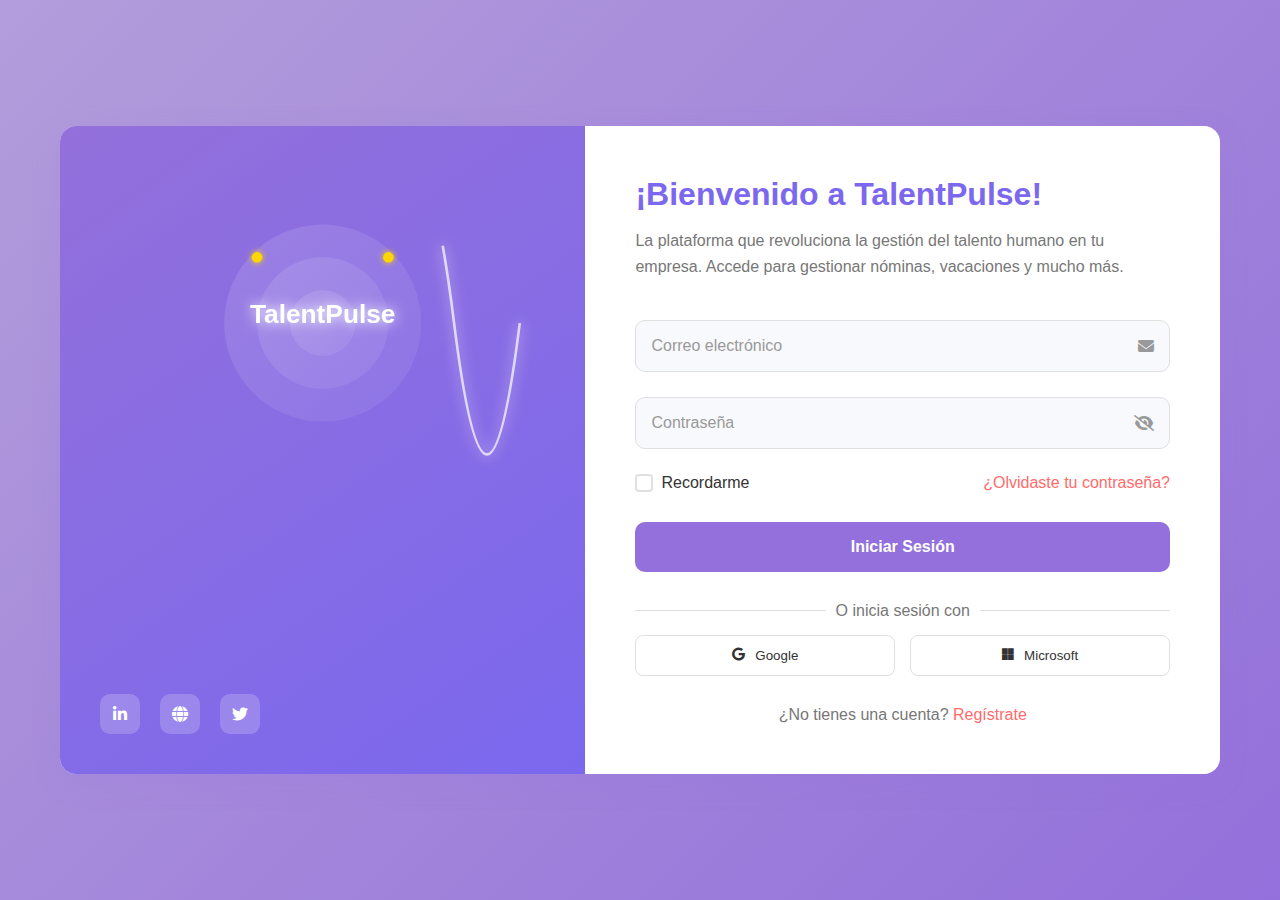
<file: index.html>
<!DOCTYPE html>
<html lang="es">
<head>
    <meta charset="UTF-8">
    <meta name="viewport" content="width=device-width, initial-scale=1.0">
    <title>TalentPulse - Gestión de Talento Humano</title>
    <link rel="stylesheet" href="https://cdnjs.cloudflare.com/ajax/libs/font-awesome/6.4.0/css/all.min.css">
    <link rel="stylesheet" href="styles.css">
</head>
<body>
    <div class="container">
        <div class="login-card">
            <!-- Sección izquierda con la marca y SVG animado -->
            <div class="brand-section">
                <div class="svg-container">
                    <svg viewBox="0 0 800 600" xmlns="http://www.w3.org/2000/svg">
                        <defs>
                            <linearGradient id="gradiente" x1="0%" y1="0%" x2="100%" y2="100%">
                                <stop offset="0%" stop-color="rgba(255, 255, 255, 0.2)" />
                                <stop offset="100%" stop-color="rgba(255, 255, 255, 0.1)" />
                            </linearGradient>
                            <filter id="glow" x="-50%" y="-50%" width="200%" height="200%">
                                <feGaussianBlur stdDeviation="10" result="blur" />
                                <feComposite in="SourceGraphic" in2="blur" operator="over" />
                            </filter>
                        </defs>
                        
                        <!-- Círculos pulsantes con efecto de brillo -->
                        <circle class="circulo" cx="400" cy="300" r="50" fill="url(#gradiente)" />
                        <circle class="circulo" cx="400" cy="300" r="100" fill="url(#gradiente)" />
                        <circle class="circulo" cx="400" cy="300" r="150" fill="url(#gradiente)" />
                        
                        <!-- Línea de pulso cardiaco -->
                        <path class="pulso" d="M 100,300 Q 150,300 200,300 T 300,200 T 400,300 T 500,200 T 600,300 T 700,300"
                              stroke="rgba(255, 255, 255, 0.7)" fill="none" stroke-width="4" filter="url(#glow)" />
                        
                        <!-- Puntos de acento con el color accent -->
                        <circle class="accent-dot" cx="300" cy="200" r="8" />
                        <circle class="accent-dot" cx="500" cy="200" r="8" />
                        
                        <!-- Logo de TalentPulse -->
                        <text x="400" y="300" text-anchor="middle" font-size="40" fill="white" font-weight="bold" filter="url(#glow)">TalentPulse</text>
                    </svg>
                </div>
                
                <!-- Iconos de redes sociales -->
                <div class="social-icons">
                    <a href="#" class="social-icon linkedin">
                        <i class="fab fa-linkedin-in"></i>
                    </a>
                    <a href="#" class="social-icon website">
                        <i class="fas fa-globe"></i>
                    </a>
                    <a href="#" class="social-icon twitter">
                        <i class="fab fa-twitter"></i>
                    </a>
                </div>
            </div>
            
            <!-- Sección derecha con el formulario de login -->
            <div class="login-section">
                <h1>¡Bienvenido a TalentPulse!</h1>
                <p class="description">La plataforma que revoluciona la gestión del talento humano en tu empresa. Accede para gestionar nóminas, vacaciones y mucho más.</p>
                
                <!-- Formulario de inicio de sesión -->
                <form id="login-form">
                    <!-- Campo de correo electrónico -->
                    <div class="input-group">
                        <input type="email" id="email" required>
                        <label for="email">Correo electrónico</label>
                        <i class="input-icon fas fa-envelope"></i>
                    </div>
                    
                    <!-- Campo de contraseña con botón para mostrar/ocultar -->
                    <div class="input-group">
                        <input type="password" id="password" required>
                        <label for="password">Contraseña</label>
                        <i class="toggle-password fas fa-eye-slash"></i>
                    </div>
                    
                    <!-- Opciones adicionales (recordar usuario y recuperar contraseña) -->
                    <div class="options-row">
                        <div class="remember-me">
                            <input type="checkbox" id="remember">
                            <label for="remember">Recordarme</label>
                        </div>
                        <a href="#" class="forgot-link">¿Olvidaste tu contraseña?</a>
                    </div>
                    
                    <!-- Botón de inicio de sesión con animación de carga -->
                    <button type="submit" class="login-btn">
                        <span>Iniciar Sesión</span>
                        <div class="btn-loader"></div>
                    </button>
                </form>
                
                <!-- Opciones alternativas de inicio de sesión -->
                <div class="alt-login">
                    <p>O inicia sesión con</p>
                    <div class="alt-login-options">
                        <button class="google-btn">
                            <i class="fab fa-google"></i>
                            <span>Google</span>
                        </button>
                        <button class="microsoft-btn">
                            <i class="fab fa-microsoft"></i>
                            <span>Microsoft</span>
                        </button>
                    </div>
                </div>
                
                <!-- Opción para registrarse -->
                <p class="signup-option">¿No tienes una cuenta? <a href="#">Regístrate</a></p>
            </div>
        </div>
    </div>
    
    <script src="script.js"></script>
</body>
</html>
</file>
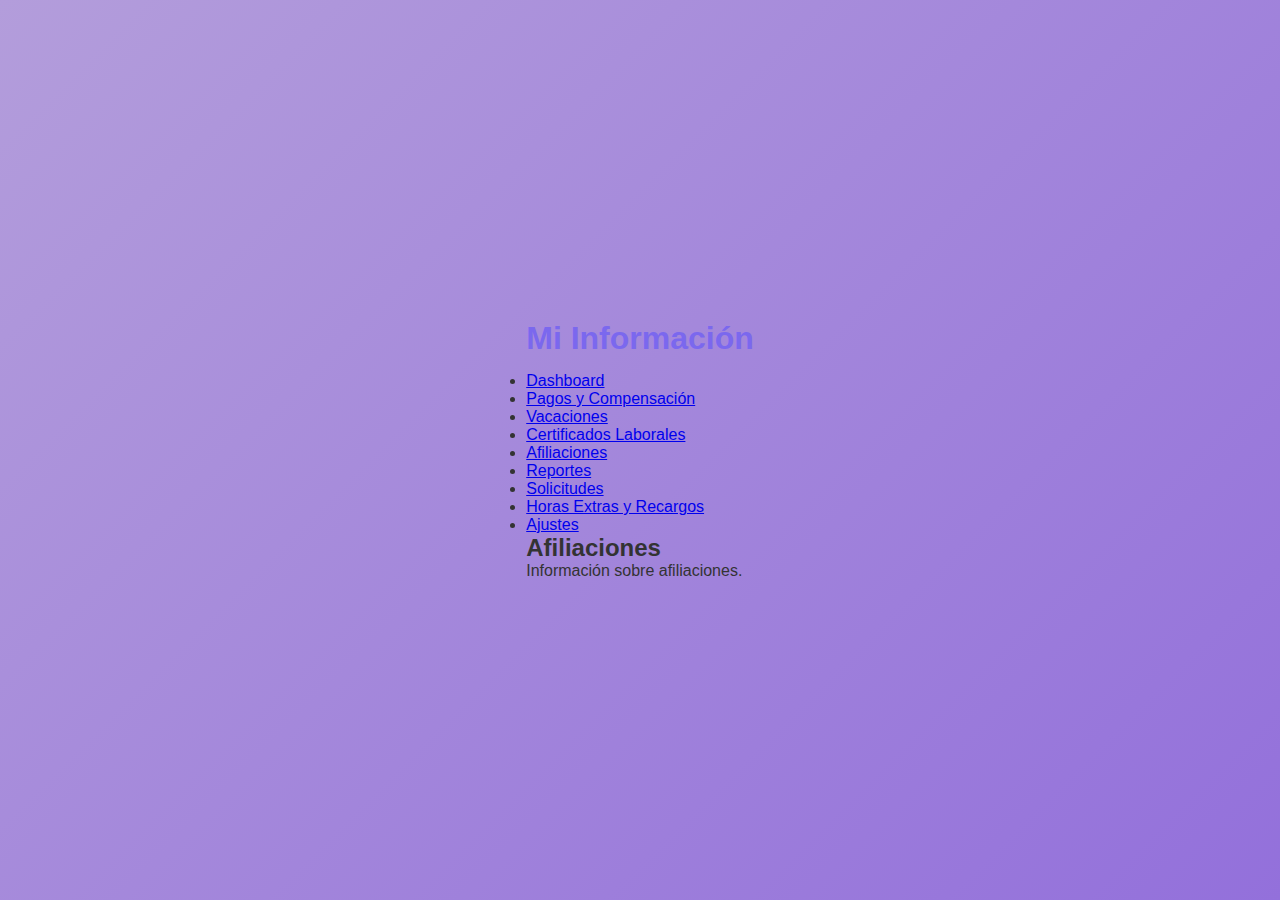
<file: afiliaciones.html>
<!DOCTYPE html>
<html lang="es">
<head>
    <meta charset="UTF-8">
    <meta name="viewport" content="width=device-width, initial-scale=1.0">
    <title>Afiliaciones</title>
    <link rel="stylesheet" href="styles.css">
</head>
<body>
    <div class="dashboard">
        <div class="sidebar">
            <h1>Mi Información</h1>
            <ul>
                <li><a href="index.html">Dashboard</a></li>
                <li><a href="pagos.html">Pagos y Compensación</a></li>
                <li><a href="vacaciones.html">Vacaciones</a></li>
                <li><a href="certificados.html">Certificados Laborales</a></li>
                <li><a href="afiliaciones.html">Afiliaciones</a></li>
                <li><a href="reportes.html">Reportes</a></li>
                <li><a href="solicitudes.html">Solicitudes</a></li>
                <li><a href="horas-extras.html">Horas Extras y Recargos</a></li>
                <li><a href="ajustes.html">Ajustes</a></li>
            </ul>
        </div>
        <div class="main-content">
            <h2>Afiliaciones</h2>
            <p>Información sobre afiliaciones.</p>
        </div>
    </div>
    <script src="script.js"></script>
</body>
</html>
</file>
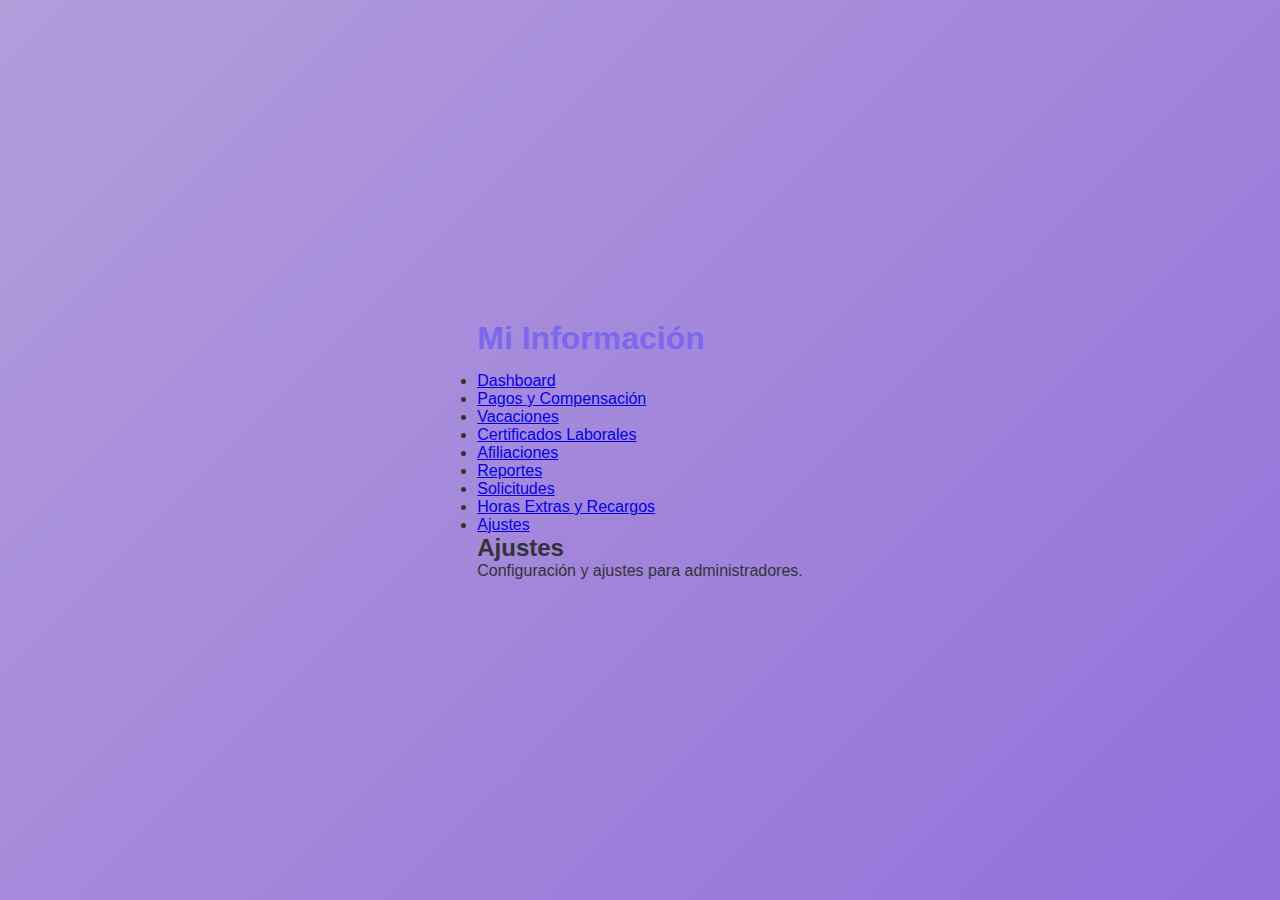
<file: ajustes.html>
<!DOCTYPE html>
<html lang="es">
<head>
    <meta charset="UTF-8">
    <meta name="viewport" content="width=device-width, initial-scale=1.0">
    <title>Ajustes</title>
    <link rel="stylesheet" href="styles.css">
</head>
<body>
    <div class="dashboard">
        <div class="sidebar">
            <h1>Mi Información</h1>
            <ul>
                <li><a href="index.html">Dashboard</a></li>
                <li><a href="pagos.html">Pagos y Compensación</a></li>
                <li><a href="vacaciones.html">Vacaciones</a></li>
                <li><a href="certificados.html">Certificados Laborales</a></li>
                <li><a href="afiliaciones.html">Afiliaciones</a></li>
                <li><a href="reportes.html">Reportes</a></li>
                <li><a href="solicitudes.html">Solicitudes</a></li>
                <li><a href="horas-extras.html">Horas Extras y Recargos</a></li>
                <li><a href="ajustes.html">Ajustes</a></li>
            </ul>
        </div>
        <div class="main-content">
            <h2>Ajustes</h2>
            <p>Configuración y ajustes para administradores.</p>
        </div>
    </div>
    <script src="script.js"></script>
</body>
</html>
</file>
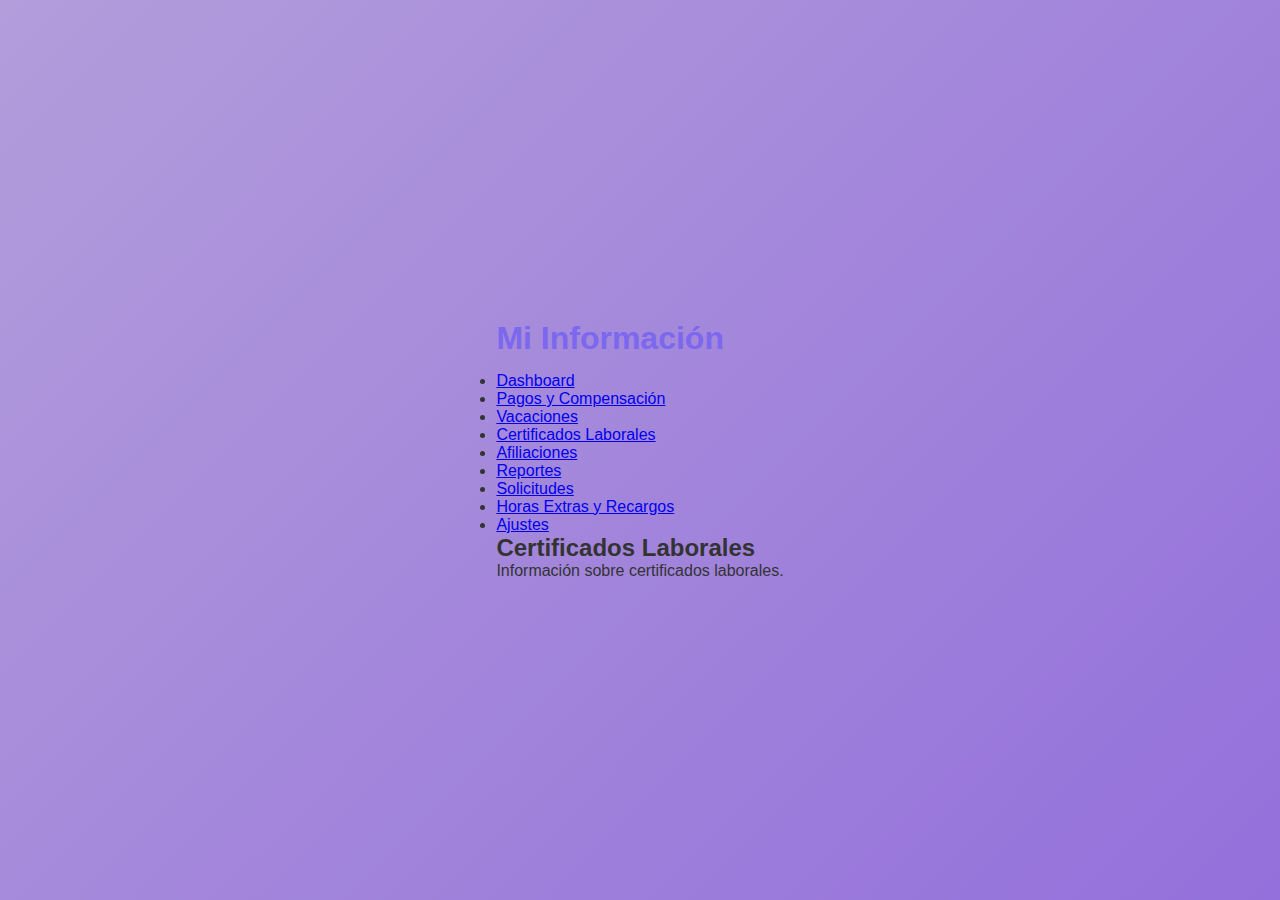
<file: certifacados laborales.html>
<!DOCTYPE html>
<html lang="es">
<head>
    <meta charset="UTF-8">
    <meta name="viewport" content="width=device-width, initial-scale=1.0">
    <title>Certificados Laborales</title>
    <link rel="stylesheet" href="styles.css">
</head>
<body>
    <div class="dashboard">
        <div class="sidebar">
            <h1>Mi Información</h1>
            <ul>
                <li><a href="index.html">Dashboard</a></li>
                <li><a href="pagos.html">Pagos y Compensación</a></li>
                <li><a href="vacaciones.html">Vacaciones</a></li>
                <li><a href="certificados.html">Certificados Laborales</a></li>
                <li><a href="afiliaciones.html">Afiliaciones</a></li>
                <li><a href="reportes.html">Reportes</a></li>
                <li><a href="solicitudes.html">Solicitudes</a></li>
                <li><a href="horas-extras.html">Horas Extras y Recargos</a></li>
                <li><a href="ajustes.html">Ajustes</a></li>
            </ul>
        </div>
        <div class="main-content">
            <h2>Certificados Laborales</h2>
            <p>Información sobre certificados laborales.</p>
        </div>
    </div>
    <script src="script.js"></script>
</body>
</html>
</file>
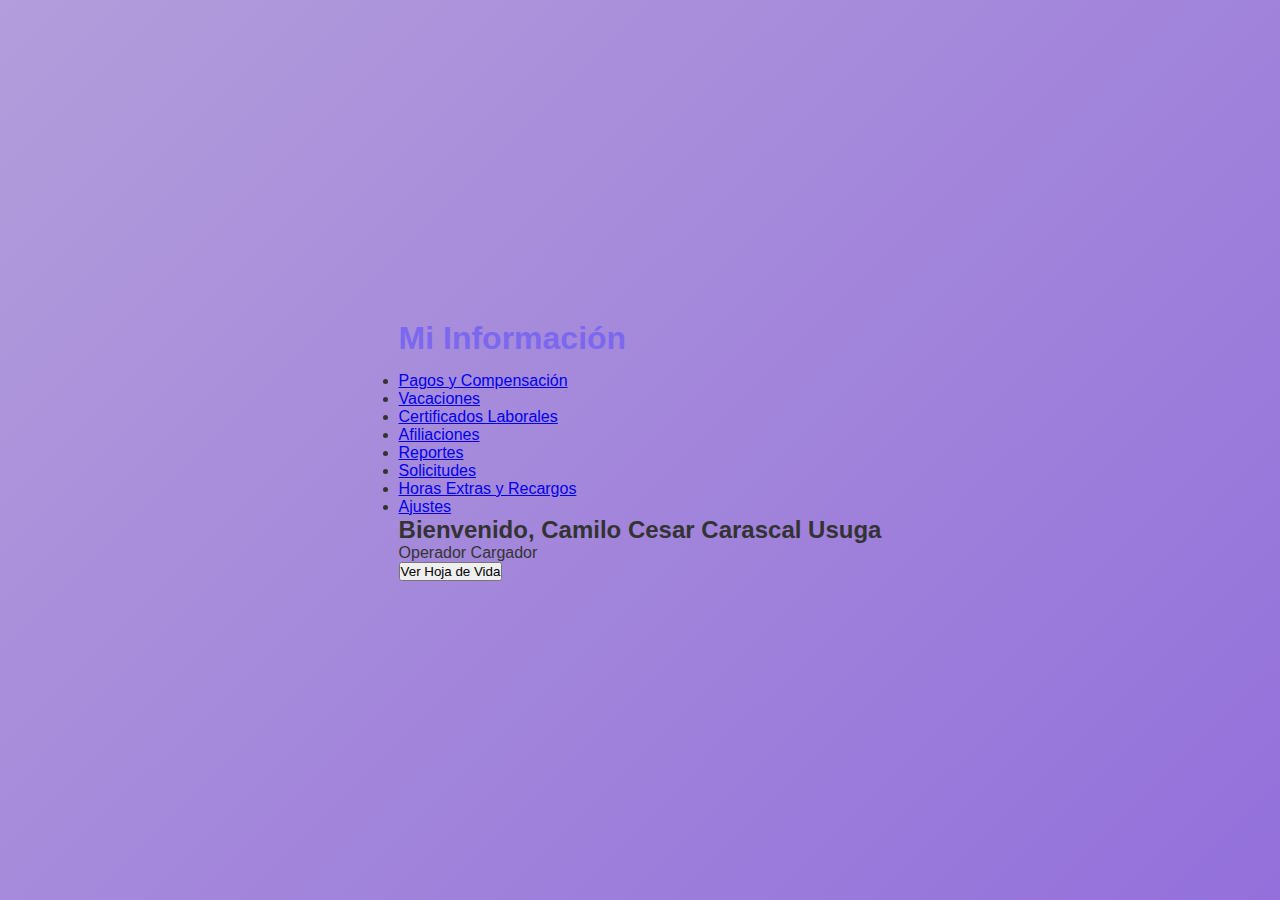
<file: dasboard.html>
<!DOCTYPE html>
<html lang="es">
<head>
    <meta charset="UTF-8">
    <meta name="viewport" content="width=device-width, initial-scale=1.0">
    <title>Dashboard</title>
    <link rel="stylesheet" href="styles.css">
</head>
<body>
    <div class="dashboard">
        <div class="sidebar">
            <h1>Mi Información</h1>
            <ul>
                <li><a href="pagos.html">Pagos y Compensación</a></li>
                <li><a href="vacaciones.html">Vacaciones</a></li>
                <li><a href="certificados.html">Certificados Laborales</a></li>
                <li><a href="afiliaciones.html">Afiliaciones</a></li>
                <li><a href="reportes.html">Reportes</a></li>
                <li><a href="solicitudes.html">Solicitudes</a></li>
                <li><a href="horas-extras.html">Horas Extras y Recargos</a></li>
                <li><a href="ajustes.html">Ajustes</a></li>
            </ul>
        </div>
        <div class="main-content">
            <h2>Bienvenido, Camilo Cesar Carascal Usuga</h2>
            <p>Operador Cargador</p>
            <button onclick="location.href='hoja-vida.html'">Ver Hoja de Vida</button>
        </div>
    </div>
    <script src="script.js"></script>
</body>
</html>
</file>
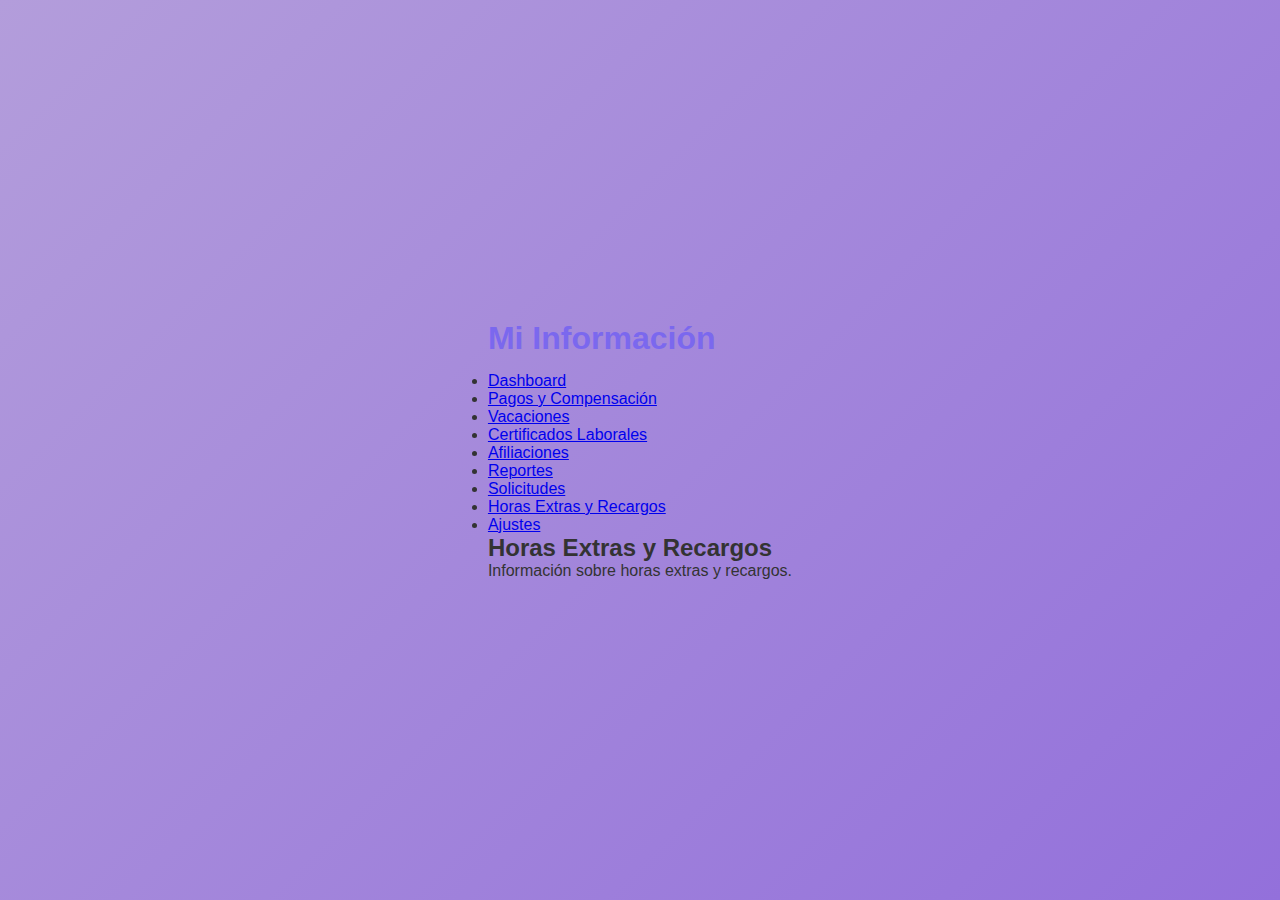
<file: horas extras y recargos.html>
<!DOCTYPE html>
<html lang="es">
<head>
    <meta charset="UTF-8">
    <meta name="viewport" content="width=device-width, initial-scale=1.0">
    <title>Horas Extras y Recargos</title>
    <link rel="stylesheet" href="styles.css">
</head>
<body>
    <div class="dashboard">
        <div class="sidebar">
            <h1>Mi Información</h1>
            <ul>
                <li><a href="index.html">Dashboard</a></li>
                <li><a href="pagos.html">Pagos y Compensación</a></li>
                <li><a href="vacaciones.html">Vacaciones</a></li>
                <li><a href="certificados.html">Certificados Laborales</a></li>
                <li><a href="afiliaciones.html">Afiliaciones</a></li>
                <li><a href="reportes.html">Reportes</a></li>
                <li><a href="solicitudes.html">Solicitudes</a></li>
                <li><a href="horas-extras.html">Horas Extras y Recargos</a></li>
                <li><a href="ajustes.html">Ajustes</a></li>
            </ul>
        </div>
        <div class="main-content">
            <h2>Horas Extras y Recargos</h2>
            <p>Información sobre horas extras y recargos.</p>
        </div>
    </div>
    <script src="script.js"></script>
</body>
</html>
</file>
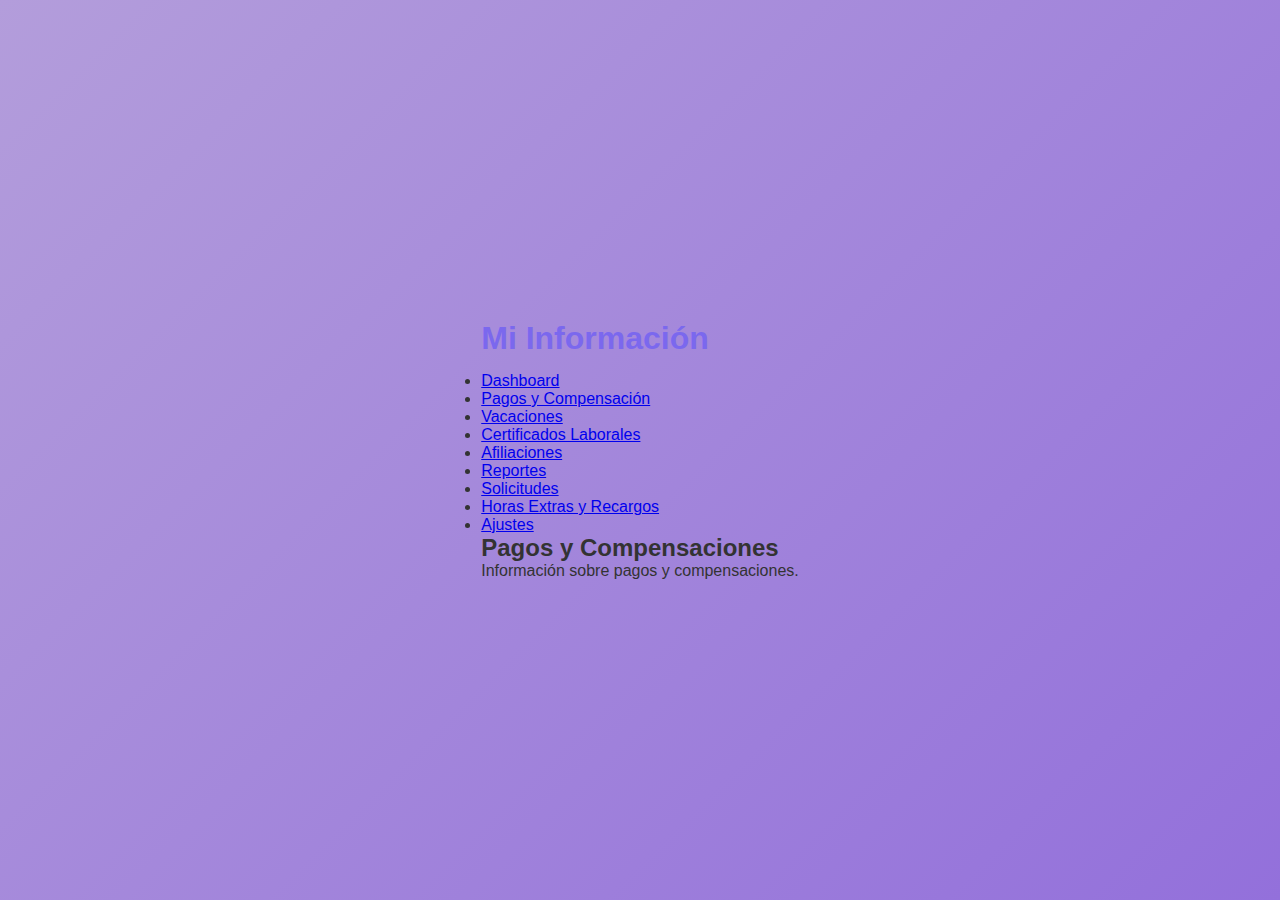
<file: pagos y compensaciones.html>
<!DOCTYPE html>
<html lang="es">
<head>
    <meta charset="UTF-8">
    <meta name="viewport" content="width=device-width, initial-scale=1.0">
    <title>Pagos y Compensaciones</title>
    <link rel="stylesheet" href="styles.css">
</head>
<body>
    <div class="dashboard">
        <div class="sidebar">
            <h1>Mi Información</h1>
            <ul>
                <li><a href="index.html">Dashboard</a></li>
                <li><a href="pagos.html">Pagos y Compensación</a></li>
                <li><a href="vacaciones.html">Vacaciones</a></li>
                <li><a href="certificados.html">Certificados Laborales</a></li>
                <li><a href="afiliaciones.html">Afiliaciones</a></li>
                <li><a href="reportes.html">Reportes</a></li>
                <li><a href="solicitudes.html">Solicitudes</a></li>
                <li><a href="horas-extras.html">Horas Extras y Recargos</a></li>
                <li><a href="ajustes.html">Ajustes</a></li>
            </ul>
        </div>
        <div class="main-content">
            <h2>Pagos y Compensaciones</h2>
            <p>Información sobre pagos y compensaciones.</p>
        </div>
    </div>
    <script src="script.js"></script>
</body>
</html>
</file>
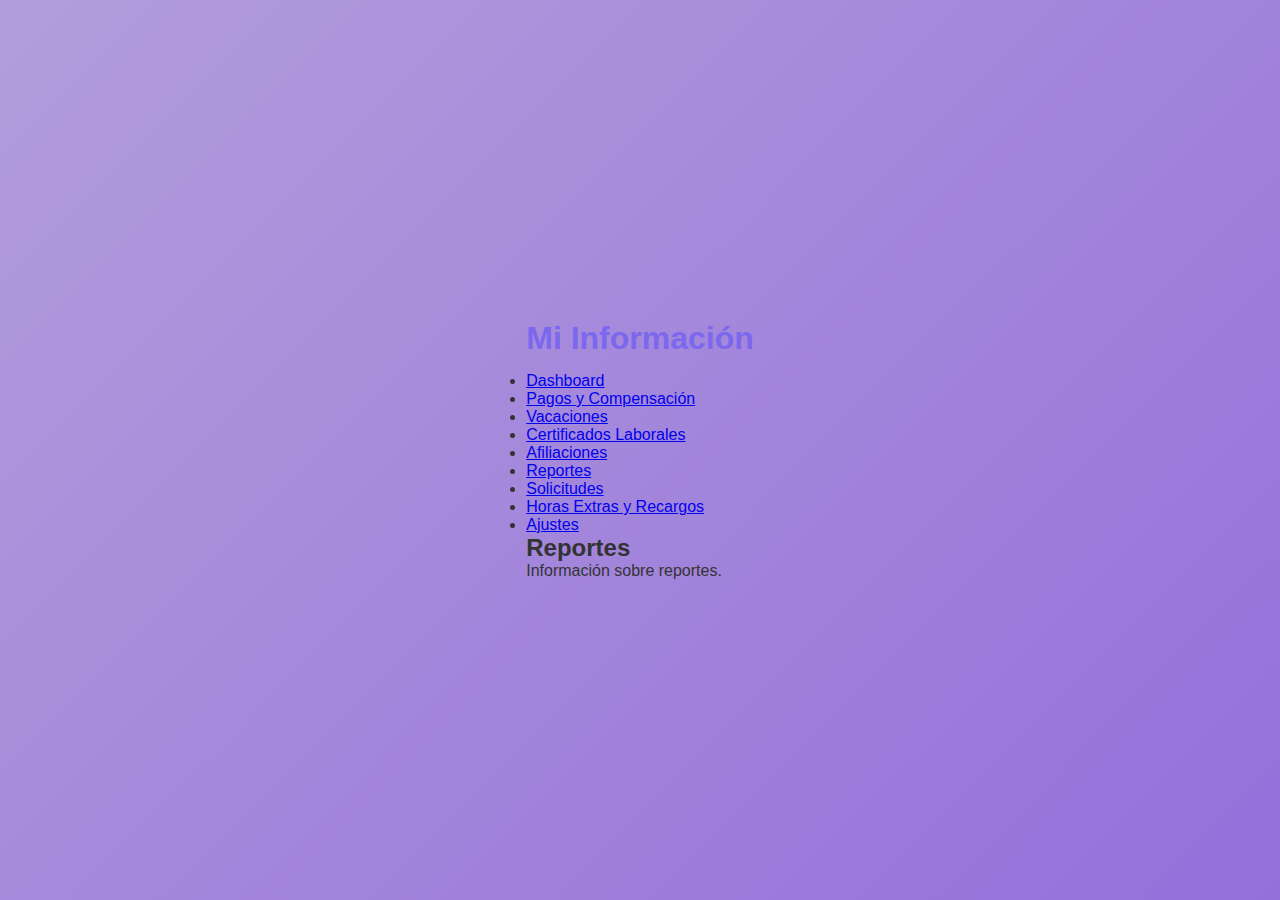
<file: reportes.html>
<!DOCTYPE html>
<html lang="es">
<head>
    <meta charset="UTF-8">
    <meta name="viewport" content="width=device-width, initial-scale=1.0">
    <title>Reportes</title>
    <link rel="stylesheet" href="styles.css">
</head>
<body>
    <div class="dashboard">
        <div class="sidebar">
            <h1>Mi Información</h1>
            <ul>
                <li><a href="index.html">Dashboard</a></li>
                <li><a href="pagos.html">Pagos y Compensación</a></li>
                <li><a href="vacaciones.html">Vacaciones</a></li>
                <li><a href="certificados.html">Certificados Laborales</a></li>
                <li><a href="afiliaciones.html">Afiliaciones</a></li>
                <li><a href="reportes.html">Reportes</a></li>
                <li><a href="solicitudes.html">Solicitudes</a></li>
                <li><a href="horas-extras.html">Horas Extras y Recargos</a></li>
                <li><a href="ajustes.html">Ajustes</a></li>
            </ul>
        </div>
        <div class="main-content">
            <h2>Reportes</h2>
            <p>Información sobre reportes.</p>
        </div>
    </div>
    <script src="script.js"></script>
</body>
</html>
</file>
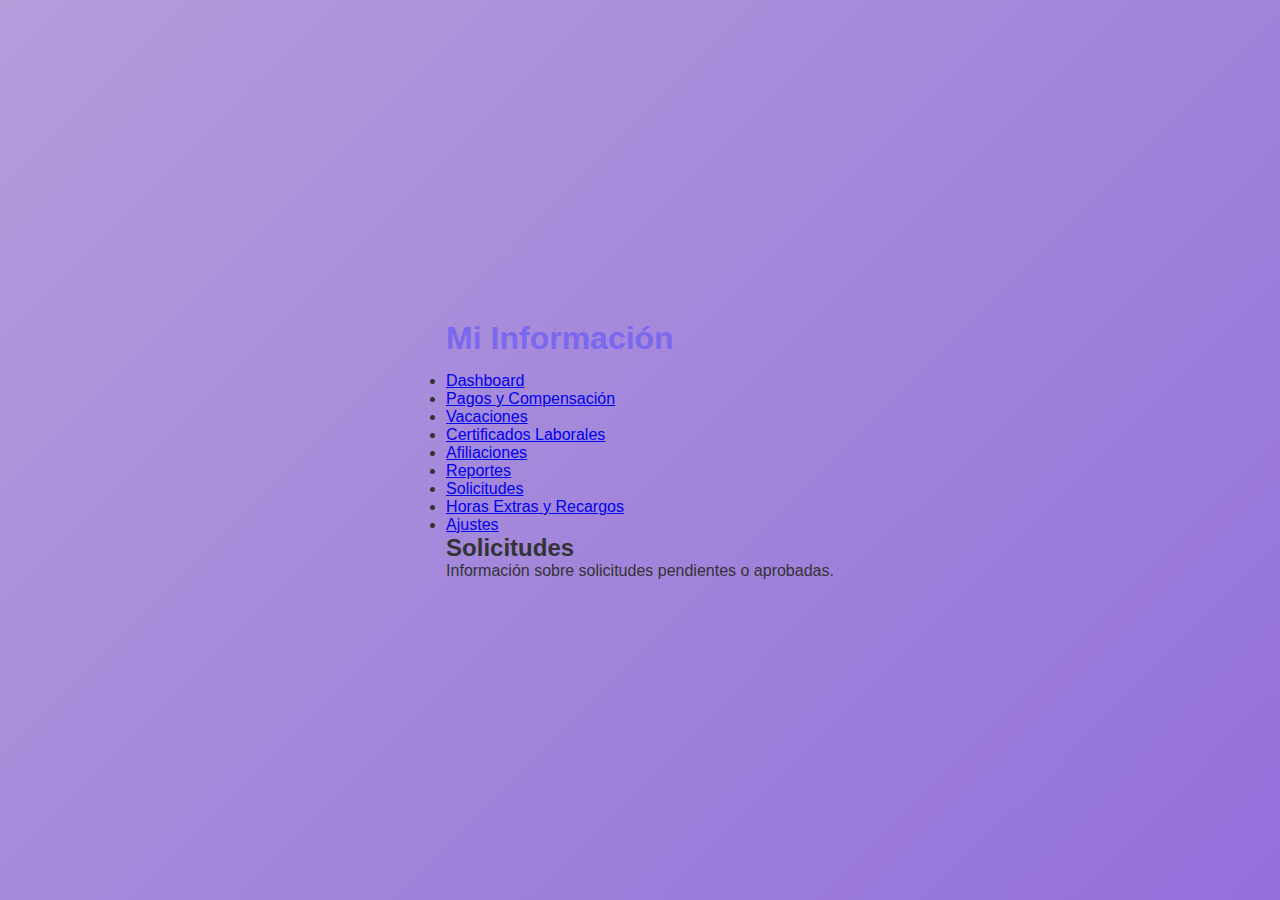
<file: solicitudees.html>
<!DOCTYPE html>
<html lang="es">
<head>
    <meta charset="UTF-8">
    <meta name="viewport" content="width=device-width, initial-scale=1.0">
    <title>Solicitudes</title>
    <link rel="stylesheet" href="styles.css">
</head>
<body>
    <div class="dashboard">
        <div class="sidebar">
            <h1>Mi Información</h1>
            <ul>
                <li><a href="index.html">Dashboard</a></li>
                <li><a href="pagos.html">Pagos y Compensación</a></li>
                <li><a href="vacaciones.html">Vacaciones</a></li>
                <li><a href="certificados.html">Certificados Laborales</a></li>
                <li><a href="afiliaciones.html">Afiliaciones</a></li>
                <li><a href="reportes.html">Reportes</a></li>
                <li><a href="solicitudes.html">Solicitudes</a></li>
                <li><a href="horas-extras.html">Horas Extras y Recargos</a></li>
                <li><a href="ajustes.html">Ajustes</a></li>
            </ul>
        </div>
        <div class="main-content">
            <h2>Solicitudes</h2>
            <p>Información sobre solicitudes pendientes o aprobadas.</p>
        </div>
    </div>
    <script src="script.js"></script>
</body>
</html>
</file>
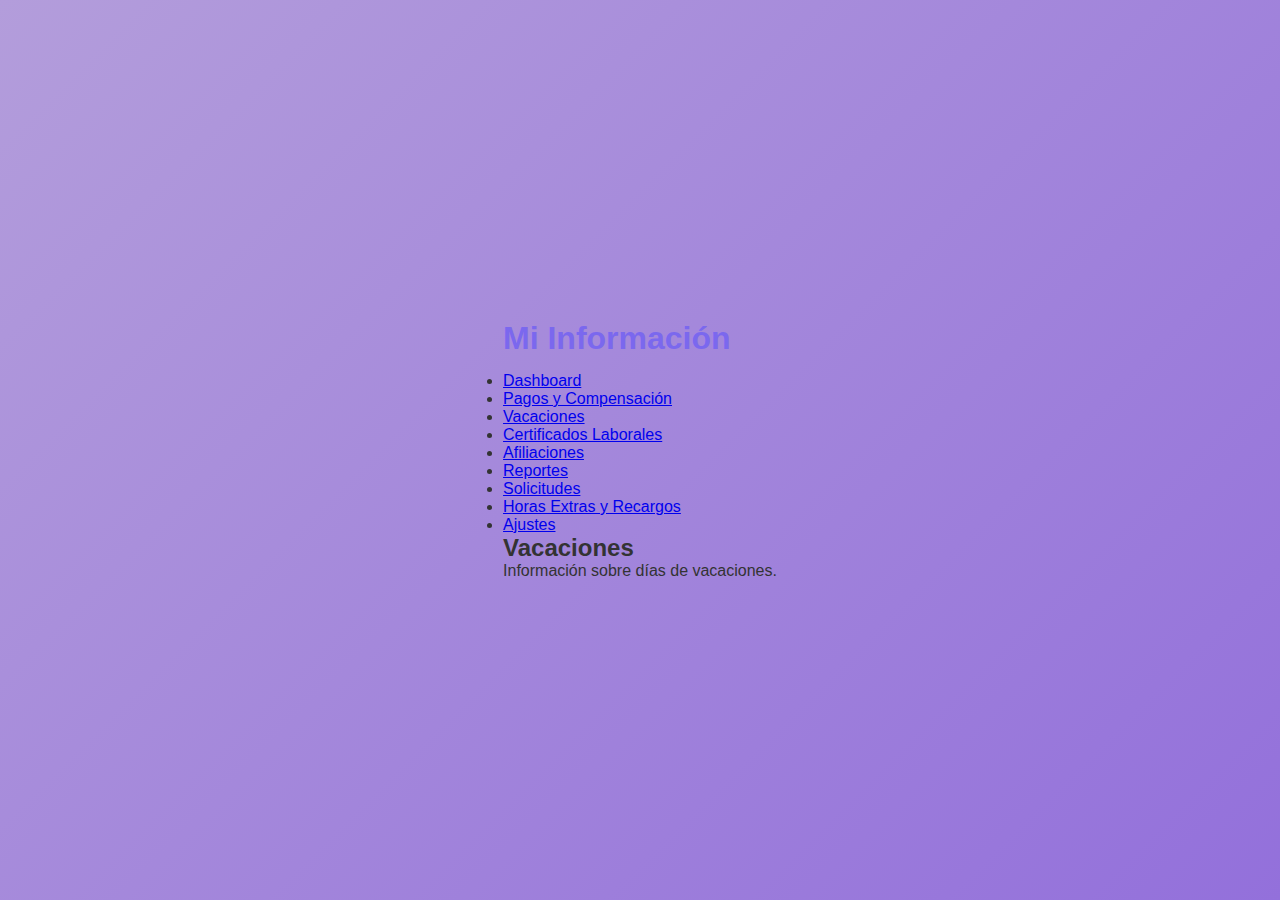
<file: vacaciones.html>
<!DOCTYPE html>
<html lang="es">
<head>
    <meta charset="UTF-8">
    <meta name="viewport" content="width=device-width, initial-scale=1.0">
    <title>Vacaciones</title>
    <link rel="stylesheet" href="styles.css">
</head>
<body>
    <div class="dashboard">
        <div class="sidebar">
            <h1>Mi Información</h1>
            <ul>
                <li><a href="index.html">Dashboard</a></li>
                <li><a href="pagos.html">Pagos y Compensación</a></li>
                <li><a href="vacaciones.html">Vacaciones</a></li>
                <li><a href="certificados.html">Certificados Laborales</a></li>
                <li><a href="afiliaciones.html">Afiliaciones</a></li>
                <li><a href="reportes.html">Reportes</a></li>
                <li><a href="solicitudes.html">Solicitudes</a></li>
                <li><a href="horas-extras.html">Horas Extras y Recargos</a></li>
                <li><a href="ajustes.html">Ajustes</a></li>
            </ul>
        </div>
        <div class="main-content">
            <h2>Vacaciones</h2>
            <p>Información sobre días de vacaciones.</p>
        </div>
    </div>
    <script src="script.js"></script>
</body>
</html>
</file>
<file: styles.css>
/* Variables de colores y estilos para facilitar su reutilización */
:root {
    --primary-color: #9370DB;     /* Púrpura medio */
    --primary-light: #B39DDB;     /* Púrpura claro */
    --primary-dark: #7B68EE;      /* Púrpura oscuro */
    --secondary-color: #FF6B6B;   /* Coral suave */
    --accent: #FFD700;            /* Dorado amarillo */
    --text-dark: #333333;
    --text-light: #777777;
    --text-lighter: #999999;
    --white: #ffffff;
    --bg-light: #f8f9fc;
    --shadow-soft: 0 5px 15px rgba(147, 112, 219, 0.1);
    --shadow-medium: 0 8px 30px rgba(147, 112, 219, 0.15);
    --transition-standard: all 0.3s ease;
}

/* Reset básico para eliminar márgenes y rellenos predeterminados */
* {
    margin: 0;
    padding: 0;
    box-sizing: border-box;
}

/* Estilos del cuerpo de la página */
body {
    font-family: 'Segoe UI', Roboto, Oxygen, Ubuntu, Cantarell, 'Open Sans', sans-serif;
    background: linear-gradient(135deg, var(--primary-light), var(--primary-color));
    min-height: 100vh;
    display: flex;
    align-items: center;
    justify-content: center;
    color: var(--text-dark);
}

/* Contenedor principal con ancho máximo */
.container {
    width: 100%;
    max-width: 1200px;
    padding: 20px;
}

/* Tarjeta de login con diseño flexible */
.login-card {
    display: flex;
    background-color: var(--white);
    border-radius: 16px;
    overflow: hidden;
    box-shadow: var(--shadow-medium);
    min-height: 600px;
}

/* Sección izquierda con la marca y animación */
.brand-section {
    flex: 1;
    background: linear-gradient(145deg, var(--primary-color), var(--primary-dark));
    color: var(--white);
    padding: 40px;
    display: flex;
    flex-direction: column;
    justify-content: space-between;
    position: relative;
    overflow: hidden;
}

/* Contenedor para el SVG animado */
.svg-container {
    position: absolute;
    top: 0;
    left: 0;
    width: 100%;
    height: 100%;
    z-index: 1;
}

/* Iconos de redes sociales en la parte inferior */
.social-icons {
    display: flex;
    gap: 20px;
    margin-top: auto;
    position: relative;
    z-index: 2;
}

/* Estilo individual para cada icono social */
.social-icon {
    width: 40px;
    height: 40px;
    border-radius: 10px;
    background-color: rgba(255, 255, 255, 0.2);
    display: flex;
    align-items: center;
    justify-content: center;
    color: var(--white);
    text-decoration: none;
    transition: var(--transition-standard);
}

/* Efecto hover para los iconos sociales */
.social-icon:hover {
    background-color: rgba(255, 255, 255, 0.4);
    transform: translateY(-3px);
}

/* Sección derecha con el formulario de login */
.login-section {
    flex: 1.2;
    padding: 50px;
    display: flex;
    flex-direction: column;
}

/* Estilo del título principal */
h1 {
    font-size: 32px;
    margin-bottom: 15px;
    color: var(--primary-dark);
}

/* Estilo de la descripción */
.description {
    color: var(--text-light);
    margin-bottom: 40px;
    line-height: 1.6;
}

/* Grupo de entrada con estilo flotante */
.input-group {
    position: relative;
    margin-bottom: 25px;
}

/* Estilo de los campos de entrada */
.input-group input {
    width: 100%;
    padding: 16px 40px 16px 16px;
    border: 1px solid #e0e0e0;
    border-radius: 10px;
    font-size: 16px;
    transition: var(--transition-standard);
    outline: none;
    background-color: var(--bg-light);
}

/* Etiquetas flotantes para los campos */
.input-group label {
    position: absolute;
    left: 16px;
    top: 50%;
    transform: translateY(-50%);
    color: var(--text-lighter);
    pointer-events: none;
    transition: var(--transition-standard);
}

/* Efectos de enfoque para campos de entrada */
.input-group input:focus,
.input-group input:valid {
    border-color: var(--primary-color);
    box-shadow: 0 0 0 2px rgba(147, 112, 219, 0.1);
}

/* Movimiento de etiquetas al enfocar o cuando hay contenido */
.input-group input:focus + label,
.input-group input:valid + label {
    top: 0;
    left: 12px;
    font-size: 12px;
    background-color: var(--white);
    padding: 0 5px;
    color: var(--primary-color);
}

/* Iconos dentro de los campos de entrada */
.input-icon {
    position: absolute;
    right: 16px;
    top: 50%;
    transform: translateY(-50%);
    color: var(--text-lighter);
}

/* Botón para mostrar/ocultar contraseña */
.toggle-password {
    position: absolute;
    right: 16px;
    top: 50%;
    transform: translateY(-50%);
    color: var(--text-lighter);
    cursor: pointer;
    transition: var(--transition-standard);
}

/* Efecto hover para el botón de mostrar/ocultar contraseña */
.toggle-password:hover {
    color: var(--primary-color);
}

/* Fila con opciones adicionales */
.options-row {
    display: flex;
    justify-content: space-between;
    align-items: center;
    margin-bottom: 30px;
}

/* Estilo para la opción "Recordarme" */
.remember-me {
    display: flex;
    align-items: center;
    gap: 8px;
}

/* Estilo personalizado para el checkbox */
.remember-me input[type="checkbox"] {
    appearance: none;
    width: 18px;
    height: 18px;
    border: 2px solid #e0e0e0;
    border-radius: 4px;
    cursor: pointer;
    position: relative;
    transition: var(--transition-standard);
}

/* Estilo para checkbox seleccionado */
.remember-me input[type="checkbox"]:checked {
    background-color: var(--primary-color);
    border-color: var(--primary-color);
}

/* Símbolo de verificación para checkbox seleccionado */
.remember-me input[type="checkbox"]:checked:after {
    content: "✓";
    position: absolute;
    top: 50%;
    left: 50%;
    transform: translate(-50%, -50%);
    font-size: 12px;
    color: white;
}

/* Enlace para recuperar contraseña */
.forgot-link {
    color: var(--secondary-color);
    text-decoration: none;
    font-weight: 500;
    transition: var(--transition-standard);
}

/* Efecto hover para enlace de recuperación */
.forgot-link:hover {
    color: var(--primary-dark);
    text-decoration: underline;
}

/* Botón principal de inicio de sesión */
.login-btn {
    width: 100%;
    padding: 16px;
    border: none;
    border-radius: 10px;
    background-color: var(--primary-color);
    color: var(--white);
    font-size: 16px;
    font-weight: 600;
    cursor: pointer;
    transition: var(--transition-standard);
    position: relative;
    overflow: hidden;
    display: flex;
    justify-content: center;
    align-items: center;
}

/* Efectos hover para el botón de inicio de sesión */
.login-btn:hover {
    background-color: var(--primary-dark);
    transform: translateY(-2px);
    box-shadow: 0 5px 15px rgba(147, 112, 219, 0.3);
}

/* Efectos active para el botón de inicio de sesión */
.login-btn:active {
    transform: translateY(0);
    box-shadow: none;
}

/* Animación de carga para el botón */
.btn-loader {
    display: none;
    width: 20px;
    height: 20px;
    border: 3px solid rgba(255, 255, 255, 0.3);
    border-top: 3px solid white;
    border-radius: 50%;
    margin-left: 10px;
}

/* Clase para activar la animación de carga */
.btn-loader.active {
    display: block;
    animation: spin 0.8s linear infinite;
}

/* Animación de giro para el loader */
@keyframes spin {
    0% { transform: rotate(0deg); }
    100% { transform: rotate(360deg); }
}

/* Sección de login alternativo */
.alt-login {
    margin-top: 30px;
    text-align: center;
}

/* Texto divisor con líneas decorativas */
.alt-login p {
    color: var(--text-light);
    margin-bottom: 15px;
    position: relative;
    display: flex;
    align-items: center;
    justify-content: center;
}

/* Líneas decorativas antes y después del texto */
.alt-login p:before,
.alt-login p:after {
    content: "";
    height: 1px;
    background-color: #e0e0e0;
    flex: 1;
}

/* Línea izquierda */
.alt-login p:before {
    margin-right: 10px;
}

/* Línea derecha */
.alt-login p:after {
    margin-left: 10px;
}

/* Contenedor para botones de login alternativo */
.alt-login-options {
    display: flex;
    gap: 15px;
}

/* Estilo para botones de Google y Microsoft */
.google-btn,
.microsoft-btn {
    flex: 1;
    padding: 12px;
    display: flex;
    align-items: center;
    justify-content: center;
    gap: 10px;
    border-radius: 8px;
    border: 1px solid #e0e0e0;
    background-color: var(--white);
    color: var(--text-dark);
    font-weight: 500;
    cursor: pointer;
    transition: var(--transition-standard);
}

/* Efectos hover para botones de login alternativo */
.google-btn:hover,
.microsoft-btn:hover {
    background-color: var(--bg-light);
    transform: translateY(-2px);
    box-shadow: var(--shadow-soft);
}

/* Colores específicos para los botones de login alternativo */
.google-btn:hover i {
    color: #DB4437;
}

.microsoft-btn:hover i {
    color: #00A4EF;
}

/* Enlace para registrarse */
.signup-option {
    margin-top: 30px;
    text-align: center;
    color: var(--text-light);
}

/* Estilo para enlace dentro de la opción de registro */
.signup-option a {
    color: var(--secondary-color);
    text-decoration: none;
    font-weight: 500;
    transition: var(--transition-standard);
}

/* Efecto hover para enlace de registro */
.signup-option a:hover {
    color: var(--primary-dark);
    text-decoration: underline;
}

/* Animaciones para la entrada de elementos */
@keyframes fadeIn {
    from { opacity: 0; transform: translateY(10px); }
    to { opacity: 1; transform: translateY(0); }
}
        
/* Error message styles */
.error-message {
    color: var(--secondary-color);
    font-size: 12px;
    margin-top: 5px;
    font-weight: bold;
    animation: fadeIn 0.3s ease-out forwards;
}

/* Aplicamos animación de entrada a todos los elementos */
.login-section > * {
    animation: fadeIn 0.5s ease-out forwards;
}

/* Animación secuencial para los elementos */
.login-section > *:nth-child(2) { animation-delay: 0.1s; }
.login-section > *:nth-child(3) { animation-delay: 0.2s; }
.login-section > *:nth-child(4) { animation-delay: 0.3s; }
.login-section > *:nth-child(5) { animation-delay: 0.4s; }

/* Diseño responsive para tablets */
@media (max-width: 992px) {
    .login-card {
        flex-direction: column;
    }
        
    .brand-section {
        padding: 30px;
        min-height: 200px;
    }
        
    .login-section {
        padding: 30px;
    }
}

/* Diseño responsive para móviles */
@media (max-width: 576px) {
    .container {
        padding: 10px;
    }
        
    .login-section {
        padding: 20px;
    }
        
    .options-row {
        flex-direction: column;
        align-items: flex-start;
        gap: 15px;
    }
        
    .alt-login-options {
        flex-direction: column;
    }
}

/* Animación para los círculos pulsantes */
.circulo {
    animation: pulsar 3s infinite alternate;
    transform-origin: center;
    opacity: 0.6;
}
.circulo:nth-child(2) {
    animation-delay: 0.5s;
}
.circulo:nth-child(3) {
    animation-delay: 1s;
}
.pulso {
    stroke-dasharray: 1000;
    stroke-dashoffset: 1000;
    animation: dibujarLinea 3s infinite alternate;
}
@keyframes pulsar {
    0% { transform: scale(0.8); opacity: 0.3; }
    100% { transform: scale(1); opacity: 0.6; }
}
@keyframes dibujarLinea {
    0% { stroke-dashoffset: 1000; }
    100% { stroke-dashoffset: 0; }
}

/* Añadir brillos y efectos de acento */
.accent-dot {
    fill: var(--accent);
    filter: drop-shadow(0 0 5px var(--accent));
}

/* Efecto de brillo para elementos resaltados */
.glow-effect {
    box-shadow: 0 0 10px var(--primary-light);
    animation: glowing 2s infinite alternate;
}

@keyframes glowing {
    0% { box-shadow: 0 0 5px var(--primary-light); }
    100% { box-shadow: 0 0 15px var(--primary-light), 0 0 20px var(--accent); }
}
</file>
